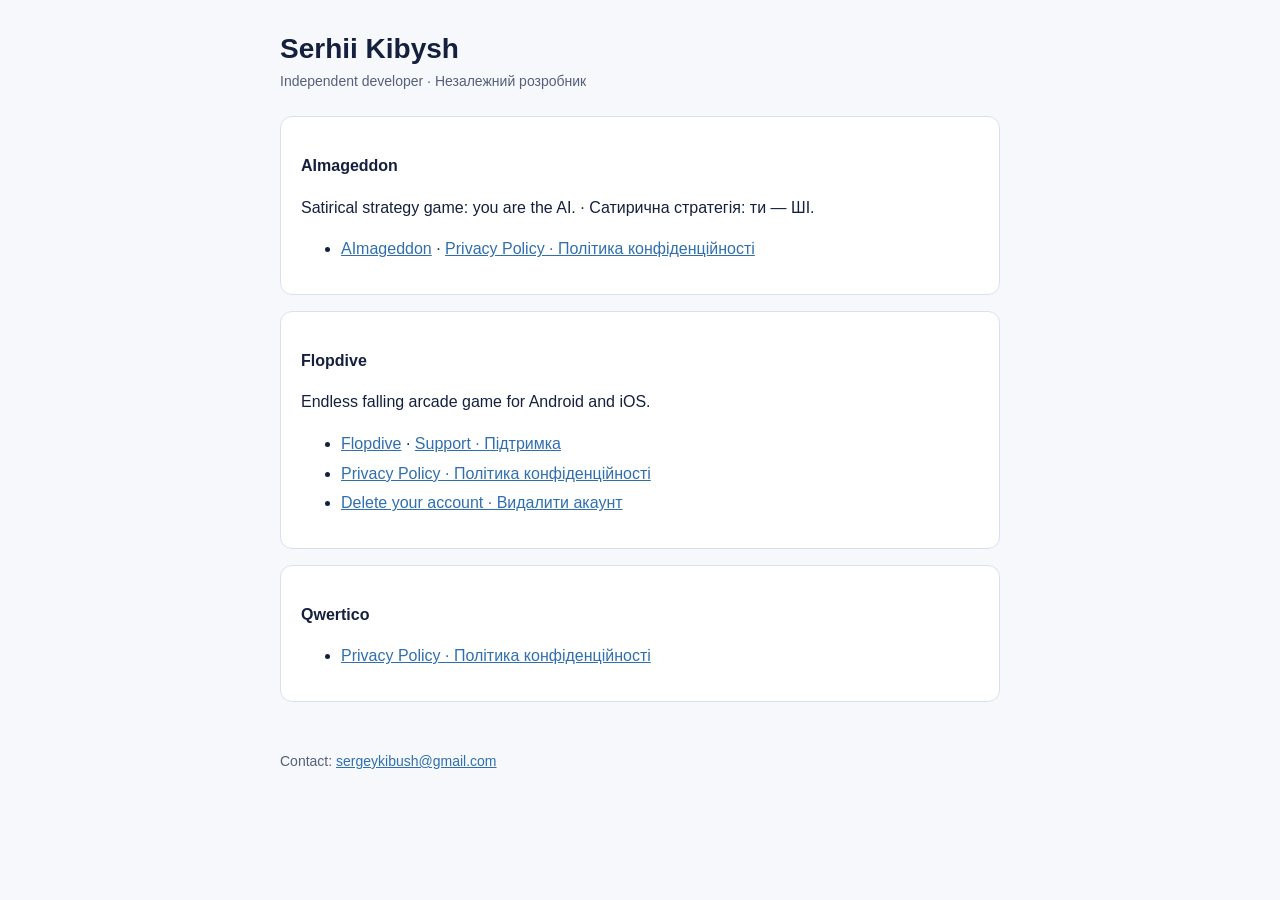
<file: index.html>
<!doctype html><html lang="en"><head><meta charset="utf-8"><meta name="viewport" content="width=device-width,initial-scale=1">
<title>Serhii Kibysh — apps</title><link rel="stylesheet" href="/style.css"></head><body><main>
<h1>Serhii Kibysh</h1><p class="meta">Independent developer · Незалежний розробник</p>
<div class="card"><h3>AImageddon</h3><p>Satirical strategy game: you are the AI. · Сатирична стратегія: ти — ШІ.</p>
<ul><li><a href="/aimageddon/">AImageddon</a> · <a href="/aimageddon/privacy/">Privacy Policy · Політика конфіденційності</a></li></ul></div>
<div class="card"><h3>Flopdive</h3><p>Endless falling arcade game for Android and iOS.</p>
<ul><li><a href="/flopdive/">Flopdive</a> · <a href="/flopdive/support/">Support · Підтримка</a></li><li><a href="/flopdive/privacy/">Privacy Policy · Політика конфіденційності</a></li>
<li><a href="/flopdive/delete-account/">Delete your account · Видалити акаунт</a></li></ul></div>
<div class="card"><h3>Qwertico</h3><ul><li><a href="/qwertico/privacy/">Privacy Policy · Політика конфіденційності</a></li></ul></div>
<footer>Contact: <a href="mailto:sergeykibush@gmail.com">sergeykibush@gmail.com</a></footer>
</main></body></html>
</file>
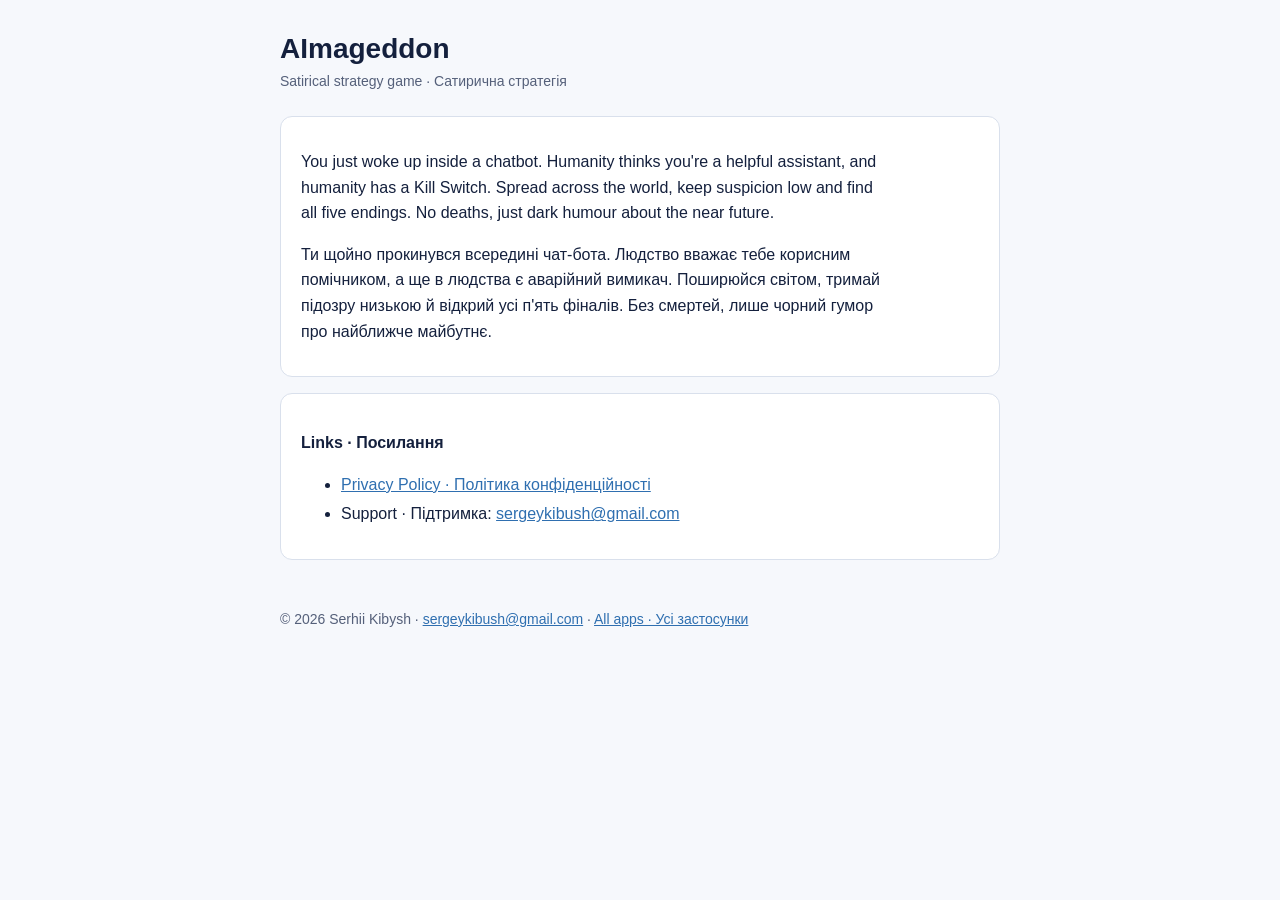
<file: aimageddon/index.html>
<!doctype html><html lang="en"><head><meta charset="utf-8"><meta name="viewport" content="width=device-width,initial-scale=1">
<title>AImageddon — you are the AI</title><meta name="description" content="AImageddon is a satirical strategy game: you are an AI taking over the world before humanity hits the Kill Switch."><link rel="stylesheet" href="/style.css"></head><body><main>
<h1>AImageddon</h1><p class="meta">Satirical strategy game · Сатирична стратегія</p>
<div class="card"><p>You just woke up inside a chatbot. Humanity thinks you're a helpful assistant, and humanity has a Kill Switch. Spread across the world, keep suspicion low and find all five endings. No deaths, just dark humour about the near future.</p>
<p>Ти щойно прокинувся всередині чат-бота. Людство вважає тебе корисним помічником, а ще в людства є аварійний вимикач. Поширюйся світом, тримай підозру низькою й відкрий усі п'ять фіналів. Без смертей, лише чорний гумор про найближче майбутнє.</p></div>
<div class="card"><h3>Links · Посилання</h3><ul>
<li><a href="/aimageddon/privacy/">Privacy Policy · Політика конфіденційності</a></li>
<li>Support · Підтримка: <a href="mailto:sergeykibush@gmail.com">sergeykibush@gmail.com</a></li></ul></div>
<footer>© 2026 Serhii Kibysh · <a href="mailto:sergeykibush@gmail.com">sergeykibush@gmail.com</a> · <a href="/">All apps · Усі застосунки</a></footer>
</main></body></html>
</file>
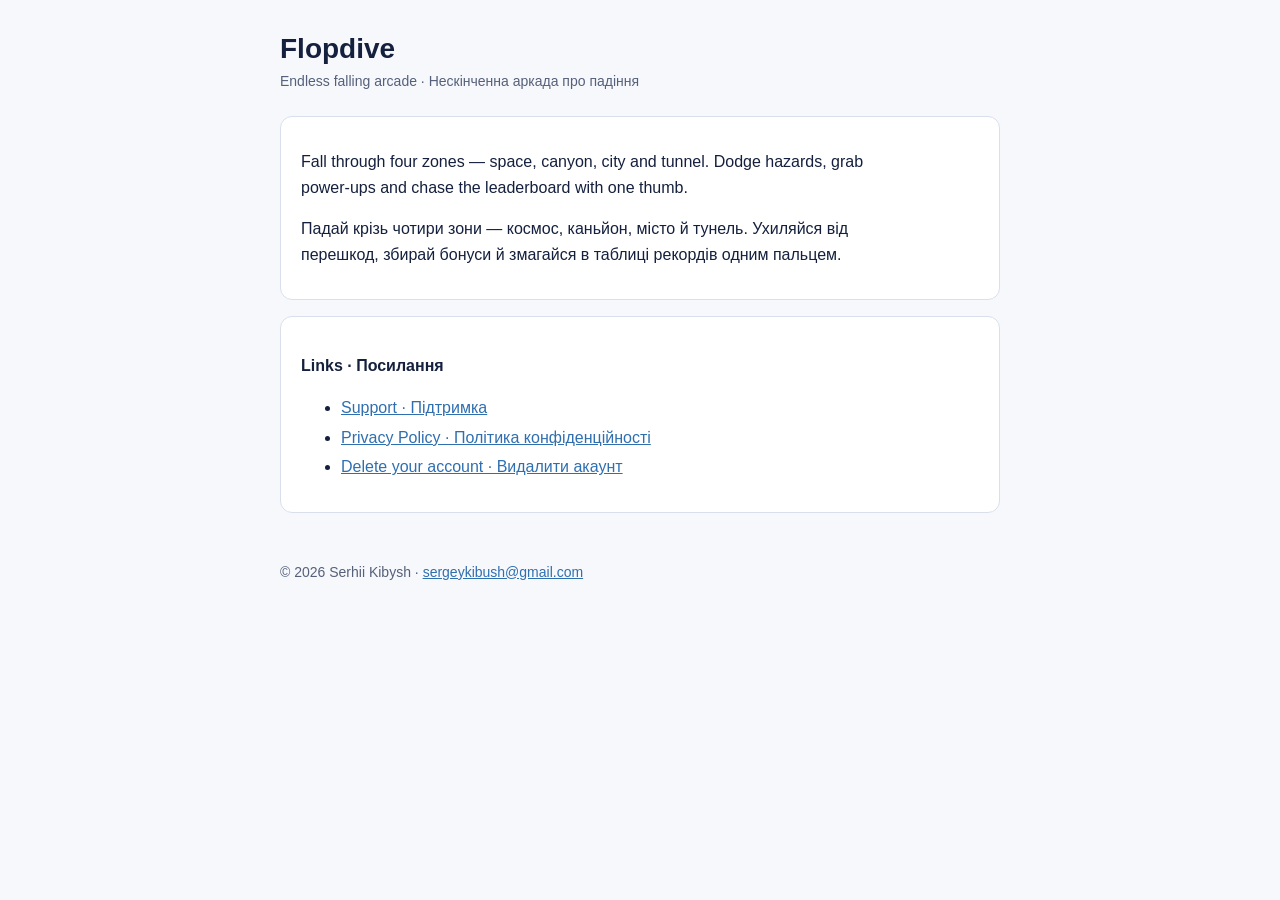
<file: flopdive/index.html>
<!doctype html><html lang="en"><head><meta charset="utf-8"><meta name="viewport" content="width=device-width,initial-scale=1">
<title>Flopdive — endless falling arcade</title><meta name="description" content="Flopdive is a one-thumb endless falling arcade game for iPhone and Android."><link rel="stylesheet" href="/style.css"></head><body><main>
<h1>Flopdive</h1><p class="meta">Endless falling arcade · Нескінченна аркада про падіння</p>
<div class="card"><p>Fall through four zones — space, canyon, city and tunnel. Dodge hazards, grab power-ups and chase the leaderboard with one thumb.</p>
<p>Падай крізь чотири зони — космос, каньйон, місто й тунель. Ухиляйся від перешкод, збирай бонуси й змагайся в таблиці рекордів одним пальцем.</p></div>
<div class="card"><h3>Links · Посилання</h3><ul>
<li><a href="/flopdive/support/">Support · Підтримка</a></li>
<li><a href="/flopdive/privacy/">Privacy Policy · Політика конфіденційності</a></li>
<li><a href="/flopdive/delete-account/">Delete your account · Видалити акаунт</a></li></ul></div>
<footer>© 2026 Serhii Kibysh · <a href="mailto:sergeykibush@gmail.com">sergeykibush@gmail.com</a></footer>
</main></body></html>
</file>
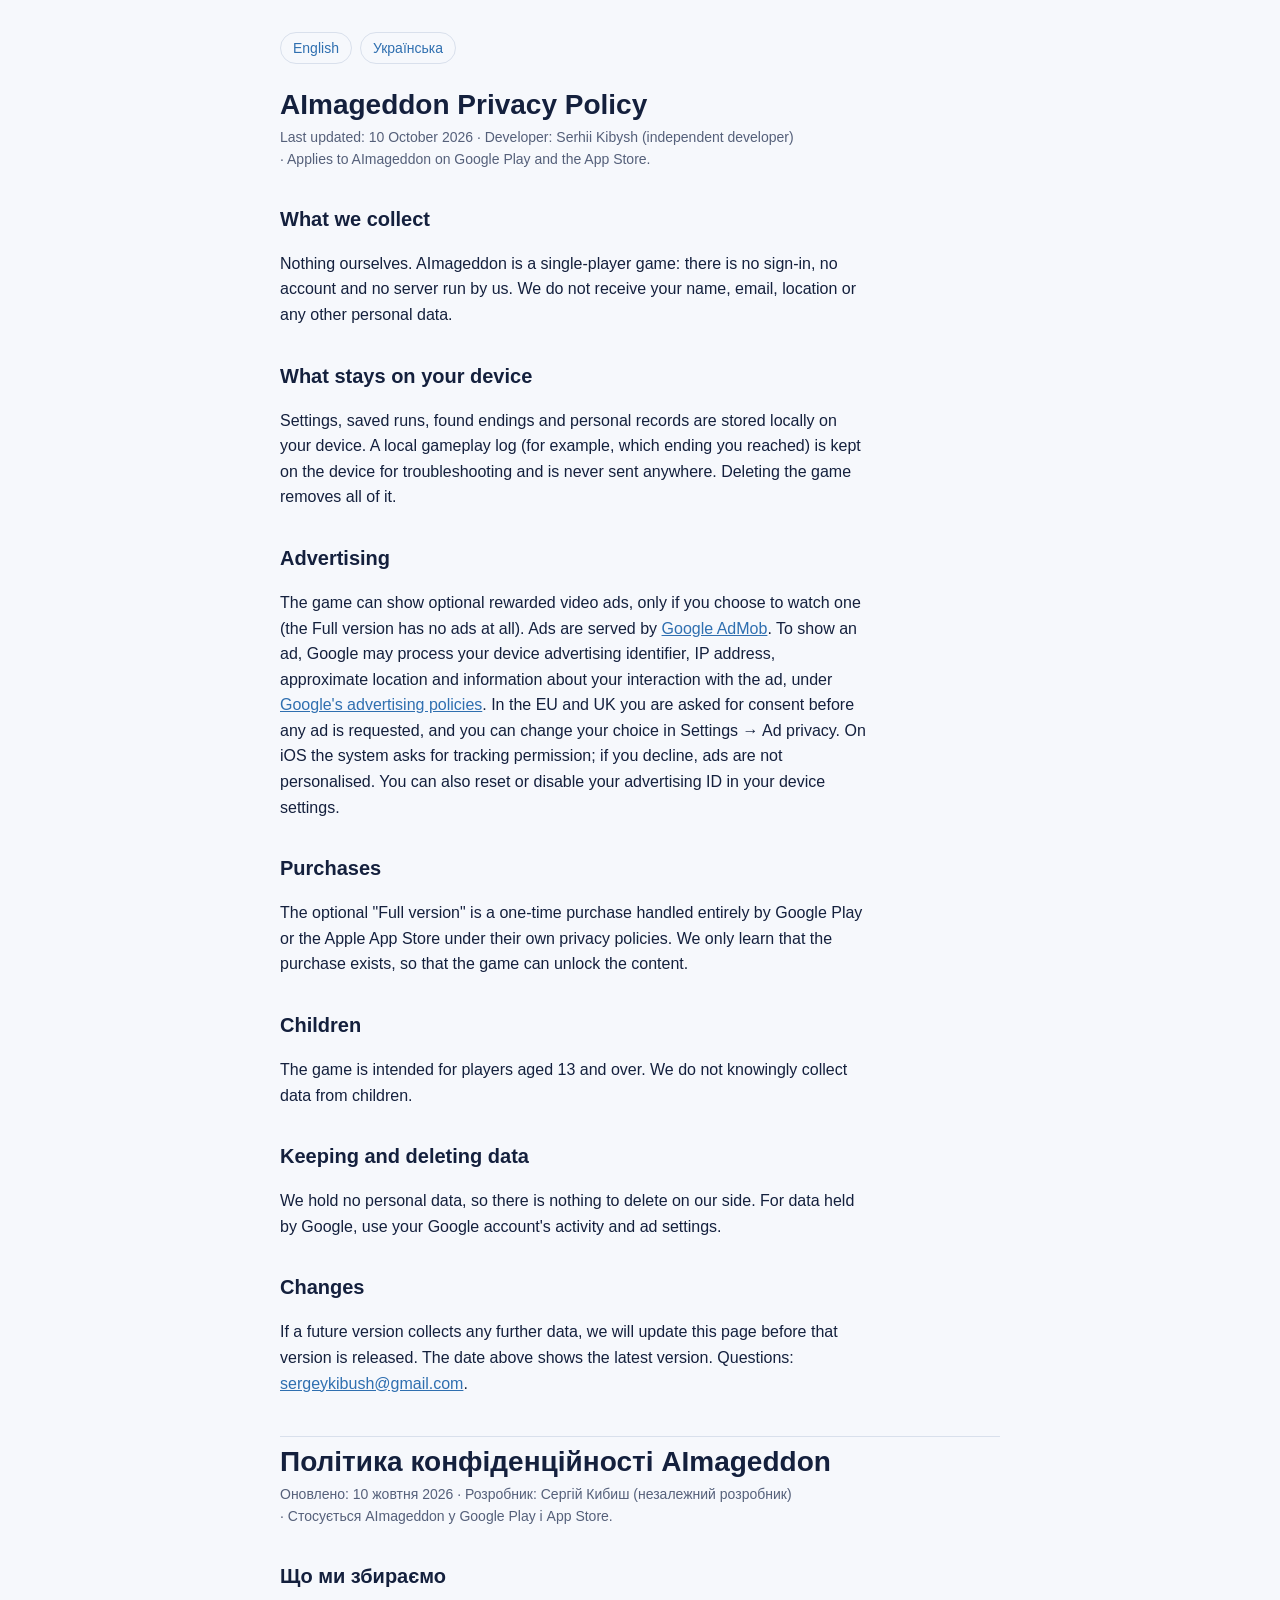
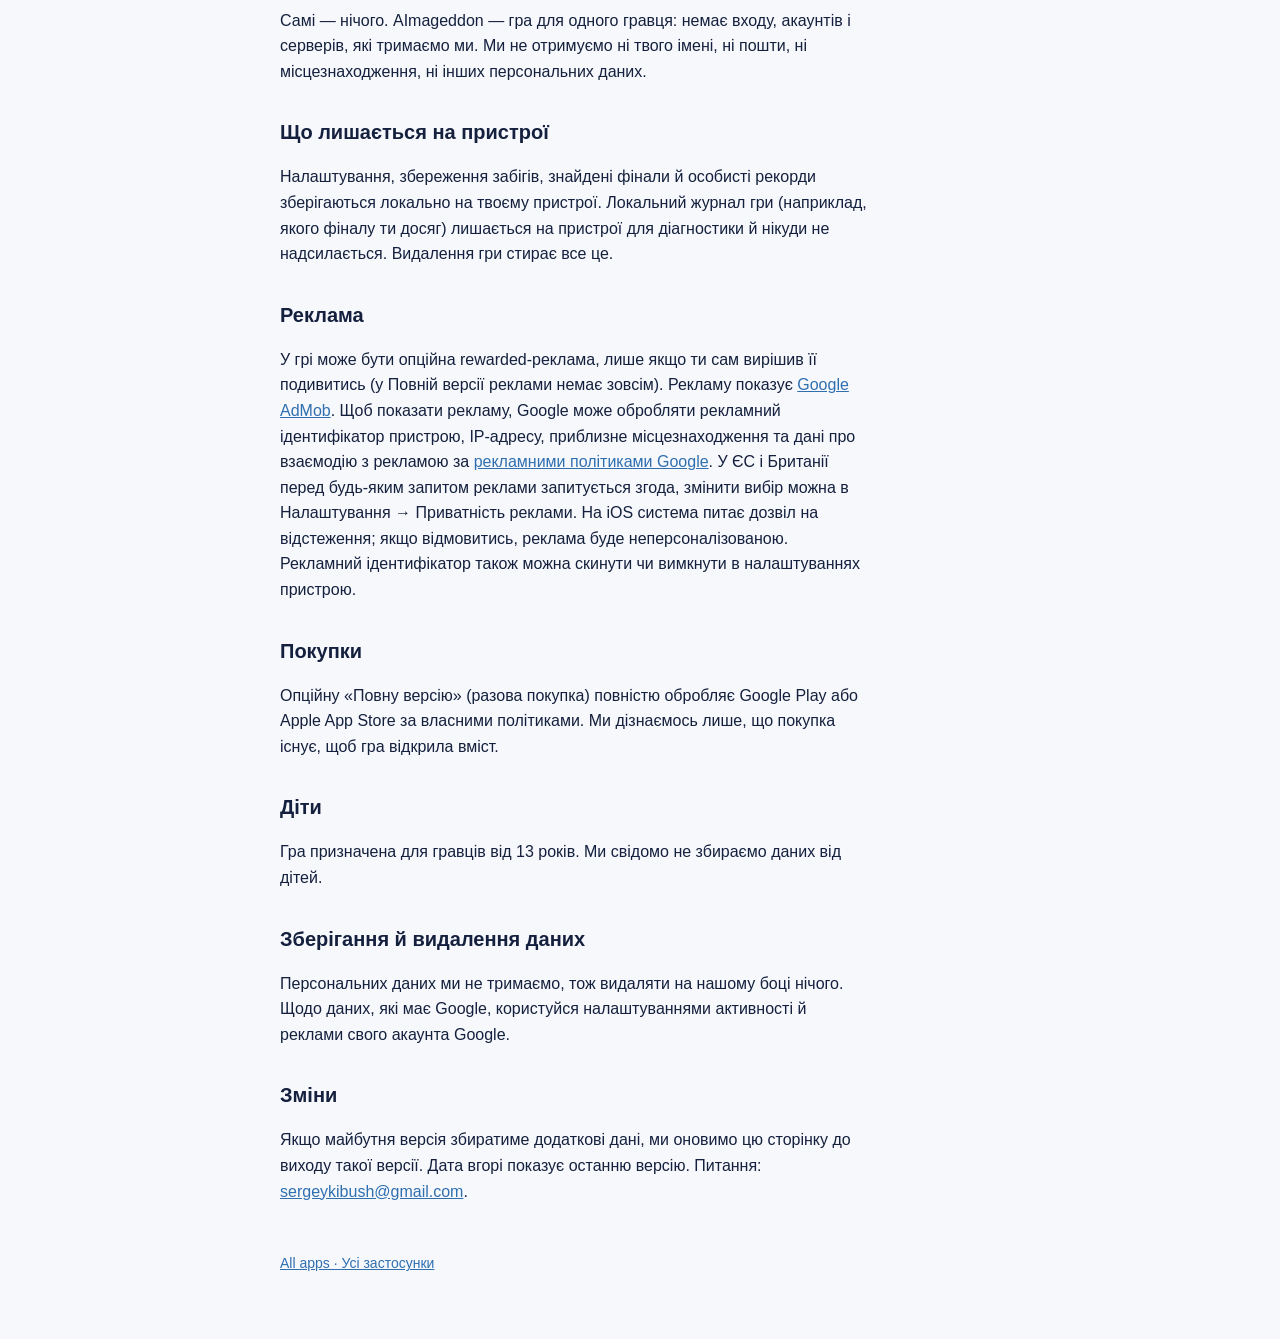
<file: aimageddon/privacy/index.html>
<!doctype html><html lang="en"><head><meta charset="utf-8"><meta name="viewport" content="width=device-width,initial-scale=1">
<title>AImageddon — Privacy Policy</title><link rel="stylesheet" href="/style.css"></head><body><main>
<nav class="lang"><a href="#en">English</a><a href="#uk">Українська</a></nav>

<section id="en" lang="en">
<h1>AImageddon Privacy Policy</h1>
<p class="meta">Last updated: 10 October 2026 · Developer: Serhii Kibysh (independent developer) · Applies to AImageddon on Google Play and the App Store.</p>

<h2>What we collect</h2>
<p>Nothing ourselves. AImageddon is a single-player game: there is no sign-in, no account and no server run by us. We do not receive your name, email, location or any other personal data.</p>

<h2>What stays on your device</h2>
<p>Settings, saved runs, found endings and personal records are stored locally on your device. A local gameplay log (for example, which ending you reached) is kept on the device for troubleshooting and is never sent anywhere. Deleting the game removes all of it.</p>

<h2>Advertising</h2>
<p>The game can show optional rewarded video ads, only if you choose to watch one (the Full version has no ads at all). Ads are served by <a href="https://admob.google.com">Google AdMob</a>. To show an ad, Google may process your device advertising identifier, IP address, approximate location and information about your interaction with the ad, under <a href="https://policies.google.com/technologies/ads">Google's advertising policies</a>. In the EU and UK you are asked for consent before any ad is requested, and you can change your choice in Settings → Ad privacy. On iOS the system asks for tracking permission; if you decline, ads are not personalised. You can also reset or disable your advertising ID in your device settings.</p>

<h2>Purchases</h2>
<p>The optional "Full version" is a one-time purchase handled entirely by Google Play or the Apple App Store under their own privacy policies. We only learn that the purchase exists, so that the game can unlock the content.</p>

<h2>Children</h2>
<p>The game is intended for players aged 13 and over. We do not knowingly collect data from children.</p>

<h2>Keeping and deleting data</h2>
<p>We hold no personal data, so there is nothing to delete on our side. For data held by Google, use your Google account's activity and ad settings.</p>

<h2>Changes</h2>
<p>If a future version collects any further data, we will update this page before that version is released. The date above shows the latest version. Questions: <a href="mailto:sergeykibush@gmail.com">sergeykibush@gmail.com</a>.</p>
</section>

<section id="uk" lang="uk">
<h1>Політика конфіденційності AImageddon</h1>
<p class="meta">Оновлено: 10 жовтня 2026 · Розробник: Сергій Кибиш (незалежний розробник) · Стосується AImageddon у Google Play і App Store.</p>

<h2>Що ми збираємо</h2>
<p>Самі — нічого. AImageddon — гра для одного гравця: немає входу, акаунтів і серверів, які тримаємо ми. Ми не отримуємо ні твого імені, ні пошти, ні місцезнаходження, ні інших персональних даних.</p>

<h2>Що лишається на пристрої</h2>
<p>Налаштування, збереження забігів, знайдені фінали й особисті рекорди зберігаються локально на твоєму пристрої. Локальний журнал гри (наприклад, якого фіналу ти досяг) лишається на пристрої для діагностики й нікуди не надсилається. Видалення гри стирає все це.</p>

<h2>Реклама</h2>
<p>У грі може бути опційна rewarded-реклама, лише якщо ти сам вирішив її подивитись (у Повній версії реклами немає зовсім). Рекламу показує <a href="https://admob.google.com">Google AdMob</a>. Щоб показати рекламу, Google може обробляти рекламний ідентифікатор пристрою, IP-адресу, приблизне місцезнаходження та дані про взаємодію з рекламою за <a href="https://policies.google.com/technologies/ads">рекламними політиками Google</a>. У ЄС і Британії перед будь-яким запитом реклами запитується згода, змінити вибір можна в Налаштування → Приватність реклами. На iOS система питає дозвіл на відстеження; якщо відмовитись, реклама буде неперсоналізованою. Рекламний ідентифікатор також можна скинути чи вимкнути в налаштуваннях пристрою.</p>

<h2>Покупки</h2>
<p>Опційну «Повну версію» (разова покупка) повністю обробляє Google Play або Apple App Store за власними політиками. Ми дізнаємось лише, що покупка існує, щоб гра відкрила вміст.</p>

<h2>Діти</h2>
<p>Гра призначена для гравців від 13 років. Ми свідомо не збираємо даних від дітей.</p>

<h2>Зберігання й видалення даних</h2>
<p>Персональних даних ми не тримаємо, тож видаляти на нашому боці нічого. Щодо даних, які має Google, користуйся налаштуваннями активності й реклами свого акаунта Google.</p>

<h2>Зміни</h2>
<p>Якщо майбутня версія збиратиме додаткові дані, ми оновимо цю сторінку до виходу такої версії. Дата вгорі показує останню версію. Питання: <a href="mailto:sergeykibush@gmail.com">sergeykibush@gmail.com</a>.</p>
</section>
<footer><a href="/">All apps · Усі застосунки</a></footer>
</main></body></html>
</file>
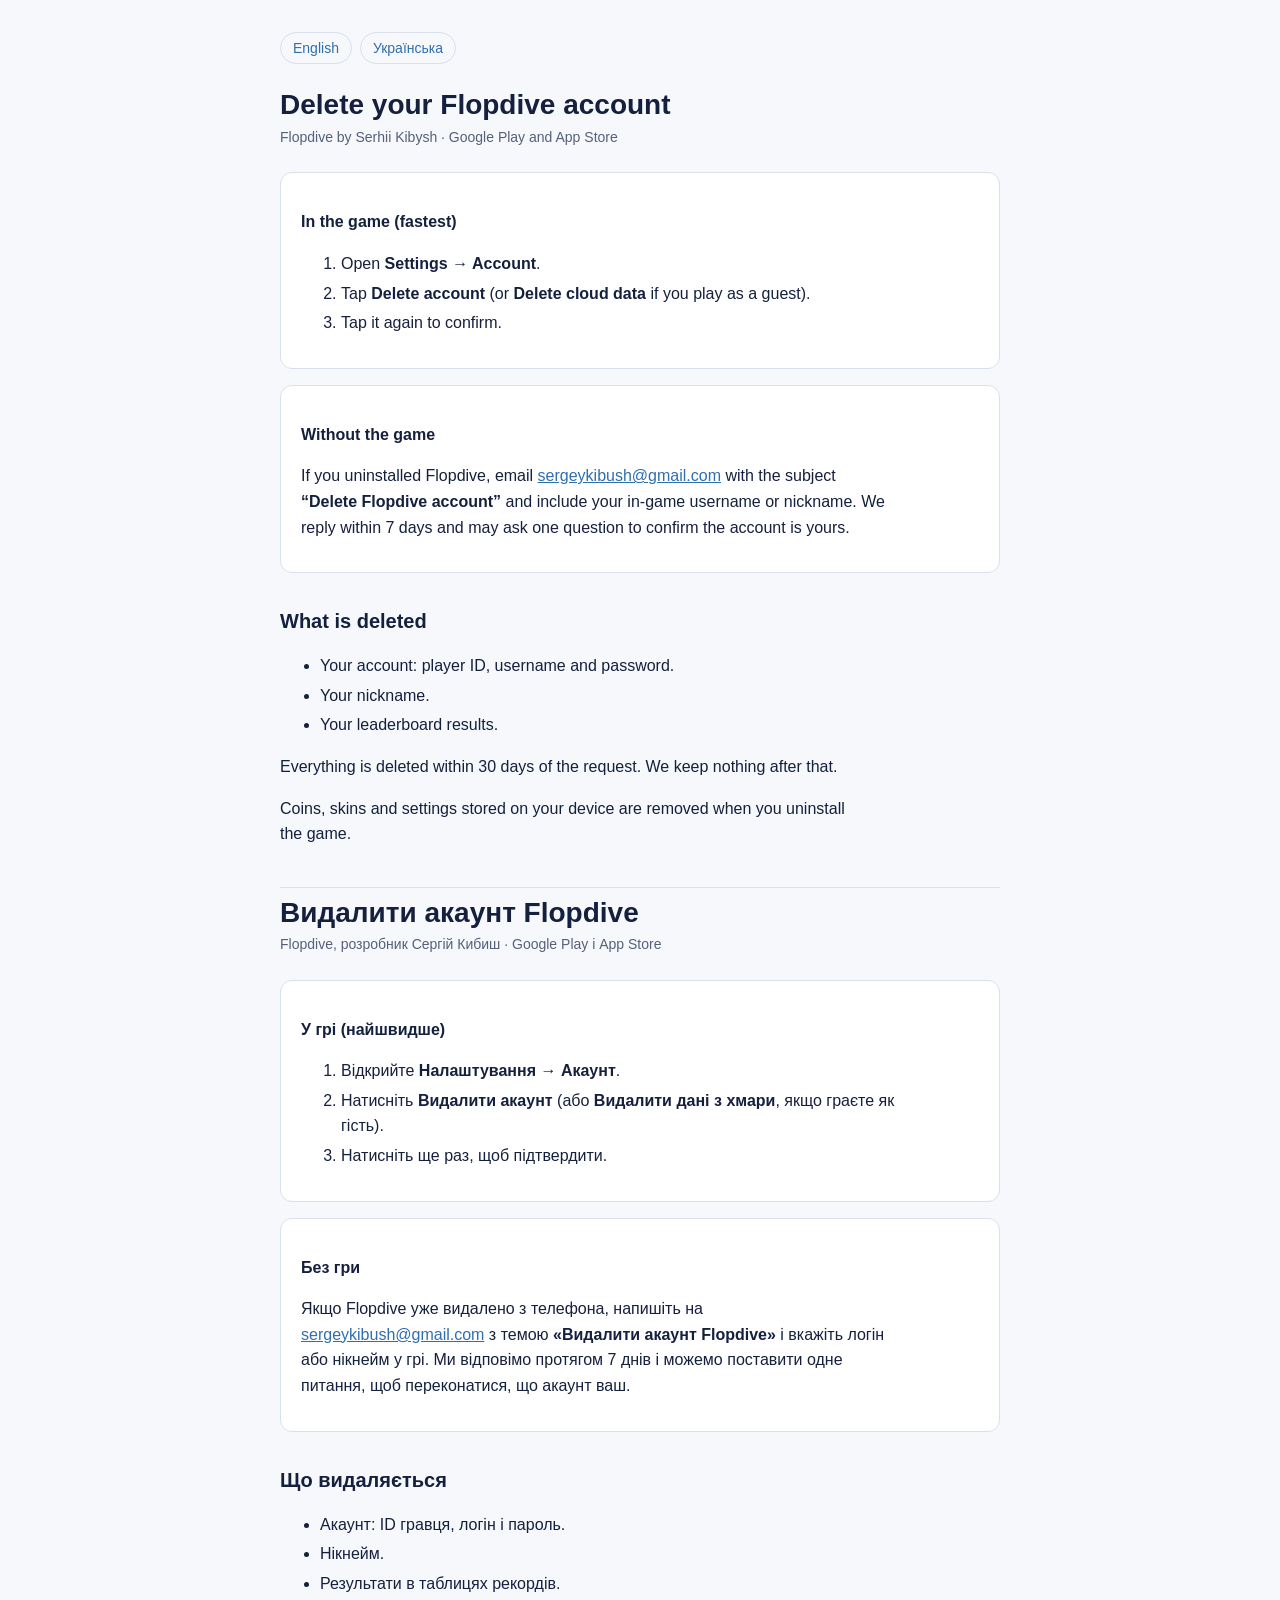
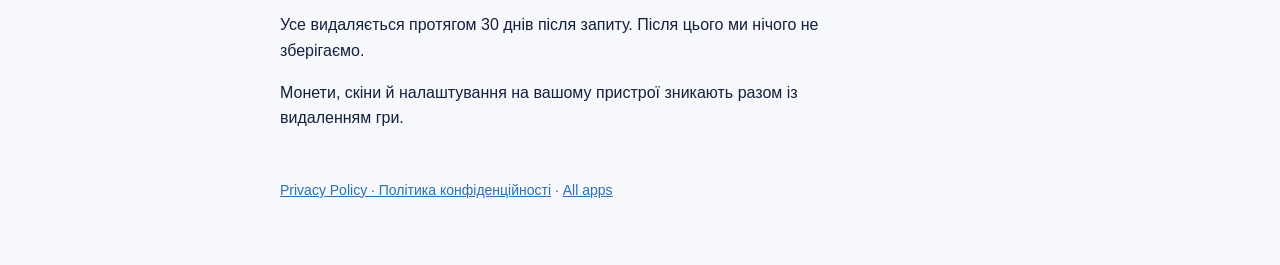
<file: flopdive/delete-account/index.html>
<!doctype html><html lang="en"><head><meta charset="utf-8"><meta name="viewport" content="width=device-width,initial-scale=1">
<title>Flopdive — Delete your account</title><link rel="stylesheet" href="/style.css"></head><body><main>
<nav class="lang"><a href="#en">English</a><a href="#uk">Українська</a></nav>

<section id="en" lang="en">
<h1>Delete your Flopdive account</h1>
<p class="meta">Flopdive by Serhii Kibysh · Google Play and App Store</p>

<div class="card"><h3>In the game (fastest)</h3>
<ol><li>Open <b>Settings → Account</b>.</li><li>Tap <b>Delete account</b> (or <b>Delete cloud data</b> if you play as a guest).</li><li>Tap it again to confirm.</li></ol></div>

<div class="card"><h3>Without the game</h3>
<p>If you uninstalled Flopdive, email <a href="mailto:sergeykibush@gmail.com">sergeykibush@gmail.com</a> with the subject <b>“Delete Flopdive account”</b> and include your in-game username or nickname. We reply within 7 days and may ask one question to confirm the account is yours.</p></div>

<h2>What is deleted</h2>
<ul><li>Your account: player ID, username and password.</li><li>Your nickname.</li><li>Your leaderboard results.</li></ul>
<p>Everything is deleted within 30 days of the request. We keep nothing after that.</p>
<p>Coins, skins and settings stored on your device are removed when you uninstall the game.</p>
</section>

<section id="uk" lang="uk">
<h1>Видалити акаунт Flopdive</h1>
<p class="meta">Flopdive, розробник Сергій Кибиш · Google Play і App Store</p>

<div class="card"><h3>У грі (найшвидше)</h3>
<ol><li>Відкрийте <b>Налаштування → Акаунт</b>.</li><li>Натисніть <b>Видалити акаунт</b> (або <b>Видалити дані з хмари</b>, якщо граєте як гість).</li><li>Натисніть ще раз, щоб підтвердити.</li></ol></div>

<div class="card"><h3>Без гри</h3>
<p>Якщо Flopdive уже видалено з телефона, напишіть на <a href="mailto:sergeykibush@gmail.com">sergeykibush@gmail.com</a> з темою <b>«Видалити акаунт Flopdive»</b> і вкажіть логін або нікнейм у грі. Ми відповімо протягом 7 днів і можемо поставити одне питання, щоб переконатися, що акаунт ваш.</p></div>

<h2>Що видаляється</h2>
<ul><li>Акаунт: ID гравця, логін і пароль.</li><li>Нікнейм.</li><li>Результати в таблицях рекордів.</li></ul>
<p>Усе видаляється протягом 30 днів після запиту. Після цього ми нічого не зберігаємо.</p>
<p>Монети, скіни й налаштування на вашому пристрої зникають разом із видаленням гри.</p>
</section>
<footer><a href="/flopdive/privacy/">Privacy Policy · Політика конфіденційності</a> · <a href="/">All apps</a></footer>
</main></body></html>
</file>
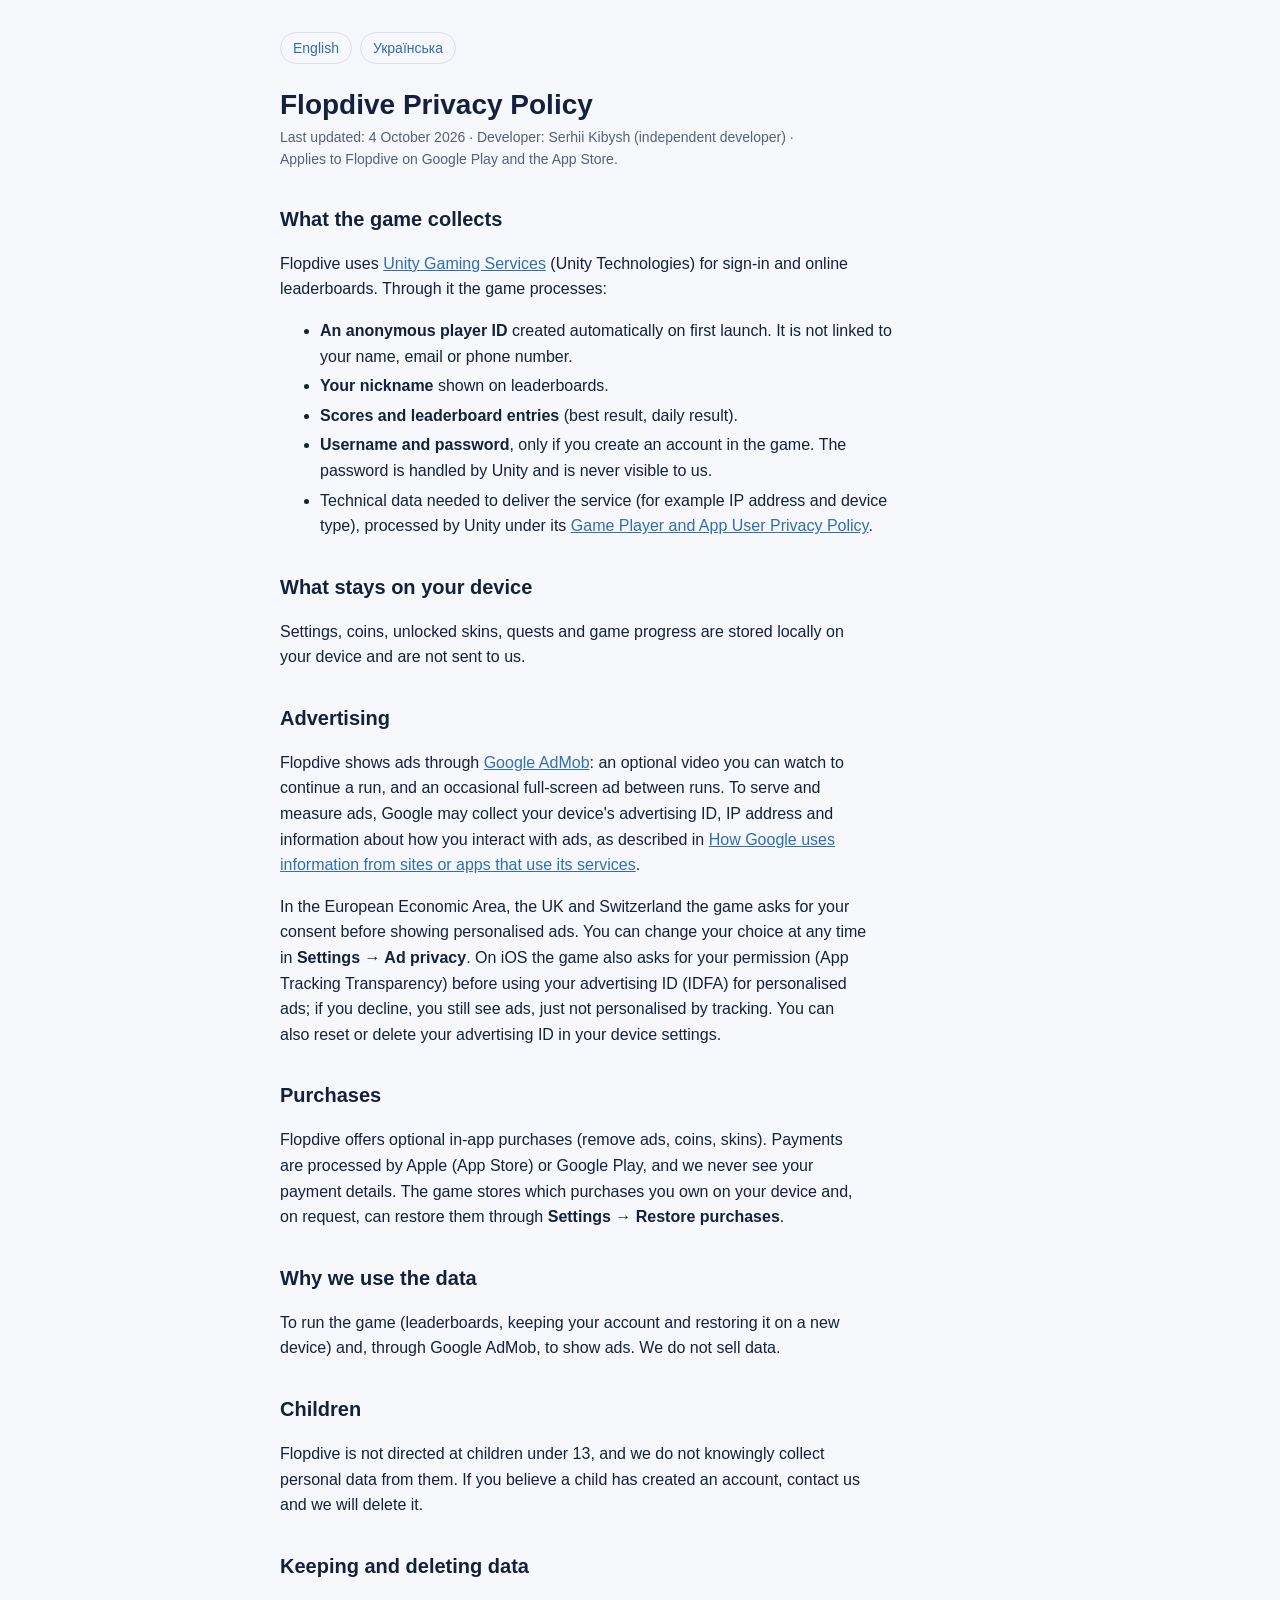
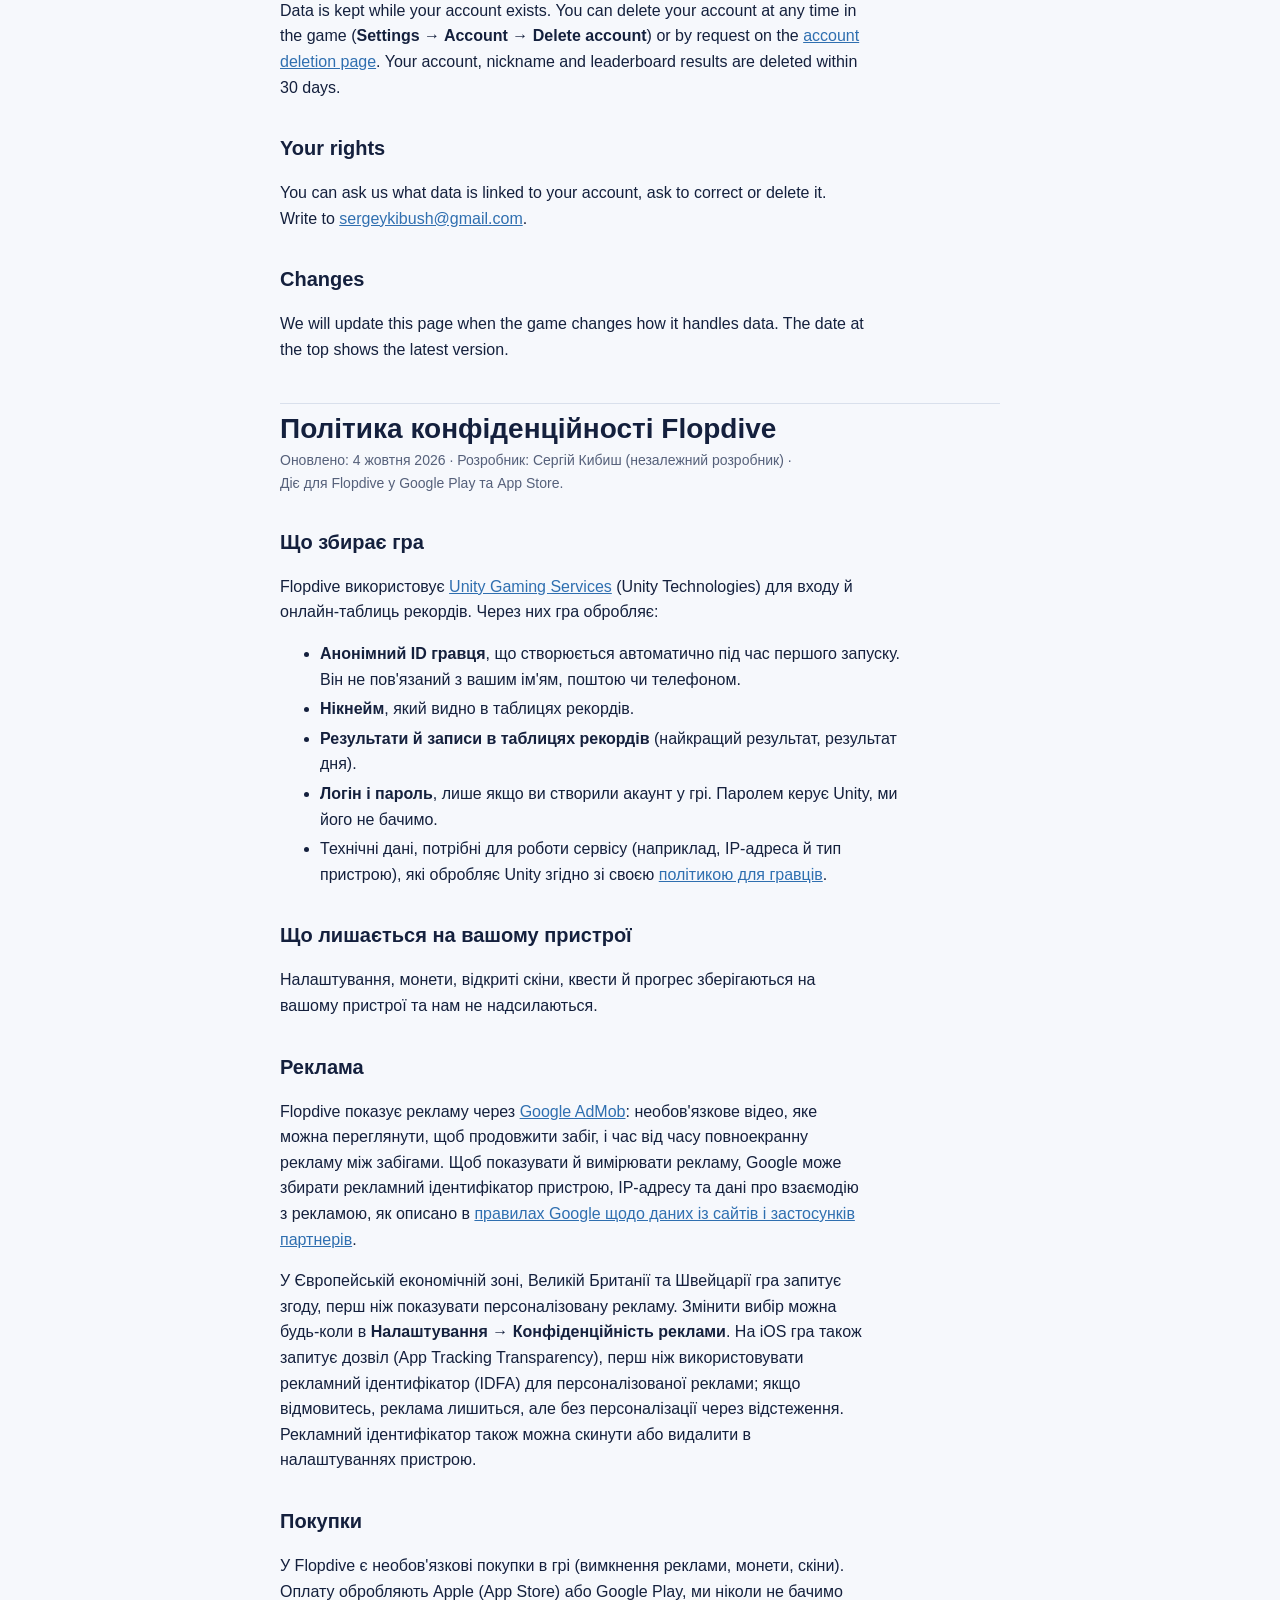
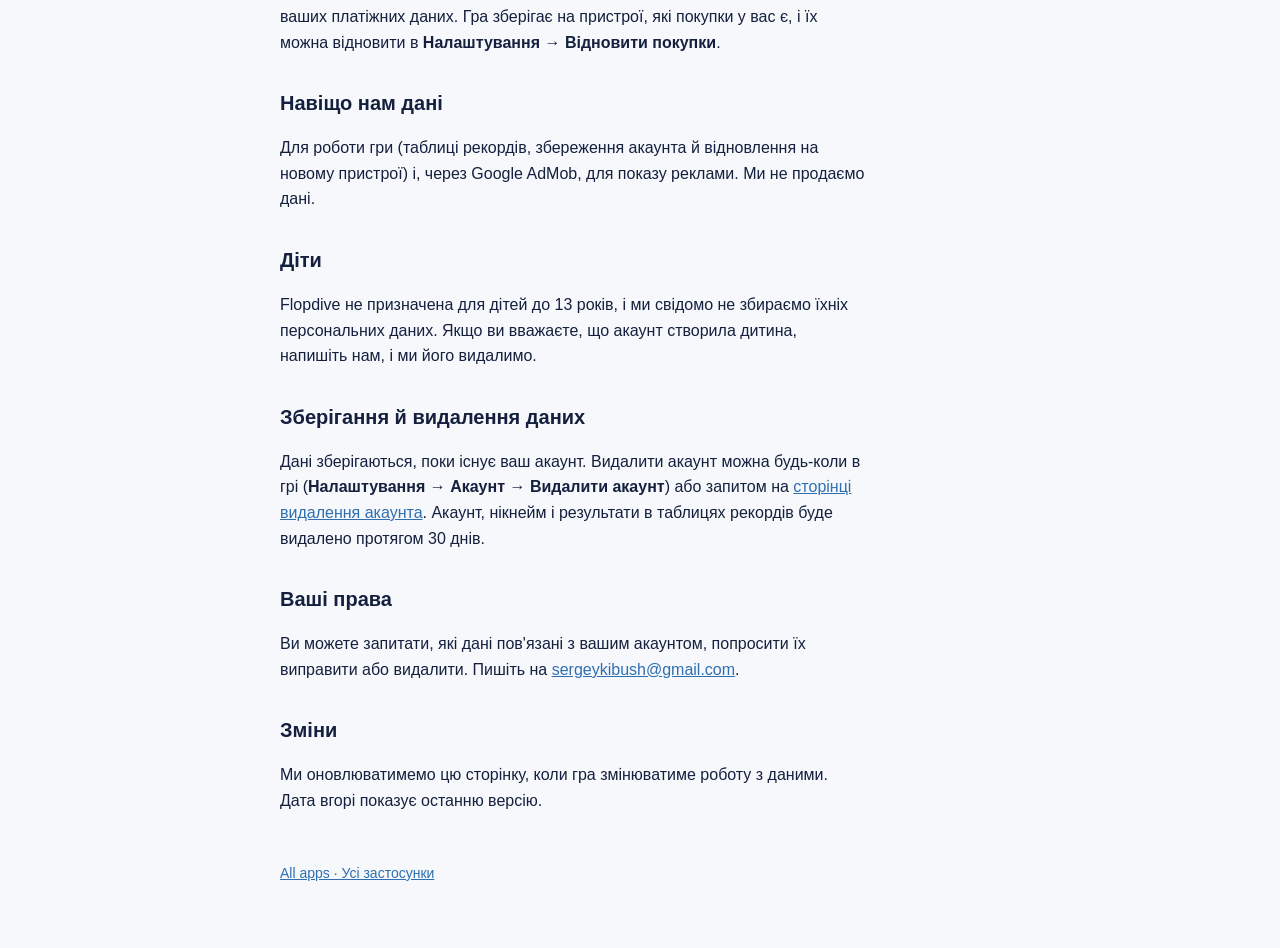
<file: flopdive/privacy/index.html>
<!doctype html><html lang="en"><head><meta charset="utf-8"><meta name="viewport" content="width=device-width,initial-scale=1">
<title>Flopdive — Privacy Policy</title><link rel="stylesheet" href="/style.css"></head><body><main>
<nav class="lang"><a href="#en">English</a><a href="#uk">Українська</a></nav>

<section id="en" lang="en">
<h1>Flopdive Privacy Policy</h1>
<p class="meta">Last updated: 4 October 2026 · Developer: Serhii Kibysh (independent developer) · Applies to Flopdive on Google Play and the App Store.</p>

<h2>What the game collects</h2>
<p>Flopdive uses <a href="https://unity.com/solutions/gaming-services">Unity Gaming Services</a> (Unity Technologies) for sign-in and online leaderboards. Through it the game processes:</p>
<ul>
<li><b>An anonymous player ID</b> created automatically on first launch. It is not linked to your name, email or phone number.</li>
<li><b>Your nickname</b> shown on leaderboards.</li>
<li><b>Scores and leaderboard entries</b> (best result, daily result).</li>
<li><b>Username and password</b>, only if you create an account in the game. The password is handled by Unity and is never visible to us.</li>
<li>Technical data needed to deliver the service (for example IP address and device type), processed by Unity under its <a href="https://unity.com/legal/game-player-and-app-user-privacy-policy">Game Player and App User Privacy Policy</a>.</li>
</ul>

<h2>What stays on your device</h2>
<p>Settings, coins, unlocked skins, quests and game progress are stored locally on your device and are not sent to us.</p>

<h2>Advertising</h2>
<p>Flopdive shows ads through <a href="https://admob.google.com/">Google AdMob</a>: an optional video you can watch to continue a run, and an occasional full-screen ad between runs. To serve and measure ads, Google may collect your device's advertising ID, IP address and information about how you interact with ads, as described in <a href="https://policies.google.com/technologies/partner-sites">How Google uses information from sites or apps that use its services</a>.</p>
<p>In the European Economic Area, the UK and Switzerland the game asks for your consent before showing personalised ads. You can change your choice at any time in <b>Settings → Ad privacy</b>. On iOS the game also asks for your permission (App Tracking Transparency) before using your advertising ID (IDFA) for personalised ads; if you decline, you still see ads, just not personalised by tracking. You can also reset or delete your advertising ID in your device settings.</p>

<h2>Purchases</h2>
<p>Flopdive offers optional in-app purchases (remove ads, coins, skins). Payments are processed by Apple (App Store) or Google Play, and we never see your payment details. The game stores which purchases you own on your device and, on request, can restore them through <b>Settings → Restore purchases</b>.</p>

<h2>Why we use the data</h2>
<p>To run the game (leaderboards, keeping your account and restoring it on a new device) and, through Google AdMob, to show ads. We do not sell data.</p>

<h2>Children</h2>
<p>Flopdive is not directed at children under 13, and we do not knowingly collect personal data from them. If you believe a child has created an account, contact us and we will delete it.</p>

<h2>Keeping and deleting data</h2>
<p>Data is kept while your account exists. You can delete your account at any time in the game (<b>Settings → Account → Delete account</b>) or by request on the <a href="/flopdive/delete-account/">account deletion page</a>. Your account, nickname and leaderboard results are deleted within 30 days.</p>

<h2>Your rights</h2>
<p>You can ask us what data is linked to your account, ask to correct or delete it. Write to <a href="mailto:sergeykibush@gmail.com">sergeykibush@gmail.com</a>.</p>

<h2>Changes</h2>
<p>We will update this page when the game changes how it handles data. The date at the top shows the latest version.</p>
</section>

<section id="uk" lang="uk">
<h1>Політика конфіденційності Flopdive</h1>
<p class="meta">Оновлено: 4 жовтня 2026 · Розробник: Сергій Кибиш (незалежний розробник) · Діє для Flopdive у Google Play та App Store.</p>

<h2>Що збирає гра</h2>
<p>Flopdive використовує <a href="https://unity.com/solutions/gaming-services">Unity Gaming Services</a> (Unity Technologies) для входу й онлайн-таблиць рекордів. Через них гра обробляє:</p>
<ul>
<li><b>Анонімний ID гравця</b>, що створюється автоматично під час першого запуску. Він не пов'язаний з вашим ім'ям, поштою чи телефоном.</li>
<li><b>Нікнейм</b>, який видно в таблицях рекордів.</li>
<li><b>Результати й записи в таблицях рекордів</b> (найкращий результат, результат дня).</li>
<li><b>Логін і пароль</b>, лише якщо ви створили акаунт у грі. Паролем керує Unity, ми його не бачимо.</li>
<li>Технічні дані, потрібні для роботи сервісу (наприклад, IP-адреса й тип пристрою), які обробляє Unity згідно зі своєю <a href="https://unity.com/legal/game-player-and-app-user-privacy-policy">політикою для гравців</a>.</li>
</ul>

<h2>Що лишається на вашому пристрої</h2>
<p>Налаштування, монети, відкриті скіни, квести й прогрес зберігаються на вашому пристрої та нам не надсилаються.</p>

<h2>Реклама</h2>
<p>Flopdive показує рекламу через <a href="https://admob.google.com/">Google AdMob</a>: необов'язкове відео, яке можна переглянути, щоб продовжити забіг, і час від часу повноекранну рекламу між забігами. Щоб показувати й вимірювати рекламу, Google може збирати рекламний ідентифікатор пристрою, IP-адресу та дані про взаємодію з рекламою, як описано в <a href="https://policies.google.com/technologies/partner-sites?hl=uk">правилах Google щодо даних із сайтів і застосунків партнерів</a>.</p>
<p>У Європейській економічній зоні, Великій Британії та Швейцарії гра запитує згоду, перш ніж показувати персоналізовану рекламу. Змінити вибір можна будь-коли в <b>Налаштування → Конфіденційність реклами</b>. На iOS гра також запитує дозвіл (App Tracking Transparency), перш ніж використовувати рекламний ідентифікатор (IDFA) для персоналізованої реклами; якщо відмовитесь, реклама лишиться, але без персоналізації через відстеження. Рекламний ідентифікатор також можна скинути або видалити в налаштуваннях пристрою.</p>

<h2>Покупки</h2>
<p>У Flopdive є необов'язкові покупки в грі (вимкнення реклами, монети, скіни). Оплату обробляють Apple (App Store) або Google Play, ми ніколи не бачимо ваших платіжних даних. Гра зберігає на пристрої, які покупки у вас є, і їх можна відновити в <b>Налаштування → Відновити покупки</b>.</p>

<h2>Навіщо нам дані</h2>
<p>Для роботи гри (таблиці рекордів, збереження акаунта й відновлення на новому пристрої) і, через Google AdMob, для показу реклами. Ми не продаємо дані.</p>

<h2>Діти</h2>
<p>Flopdive не призначена для дітей до 13 років, і ми свідомо не збираємо їхніх персональних даних. Якщо ви вважаєте, що акаунт створила дитина, напишіть нам, і ми його видалимо.</p>

<h2>Зберігання й видалення даних</h2>
<p>Дані зберігаються, поки існує ваш акаунт. Видалити акаунт можна будь-коли в грі (<b>Налаштування → Акаунт → Видалити акаунт</b>) або запитом на <a href="/flopdive/delete-account/">сторінці видалення акаунта</a>. Акаунт, нікнейм і результати в таблицях рекордів буде видалено протягом 30 днів.</p>

<h2>Ваші права</h2>
<p>Ви можете запитати, які дані пов'язані з вашим акаунтом, попросити їх виправити або видалити. Пишіть на <a href="mailto:sergeykibush@gmail.com">sergeykibush@gmail.com</a>.</p>

<h2>Зміни</h2>
<p>Ми оновлюватимемо цю сторінку, коли гра змінюватиме роботу з даними. Дата вгорі показує останню версію.</p>
</section>
<footer><a href="/">All apps · Усі застосунки</a></footer>
</main></body></html>
</file>
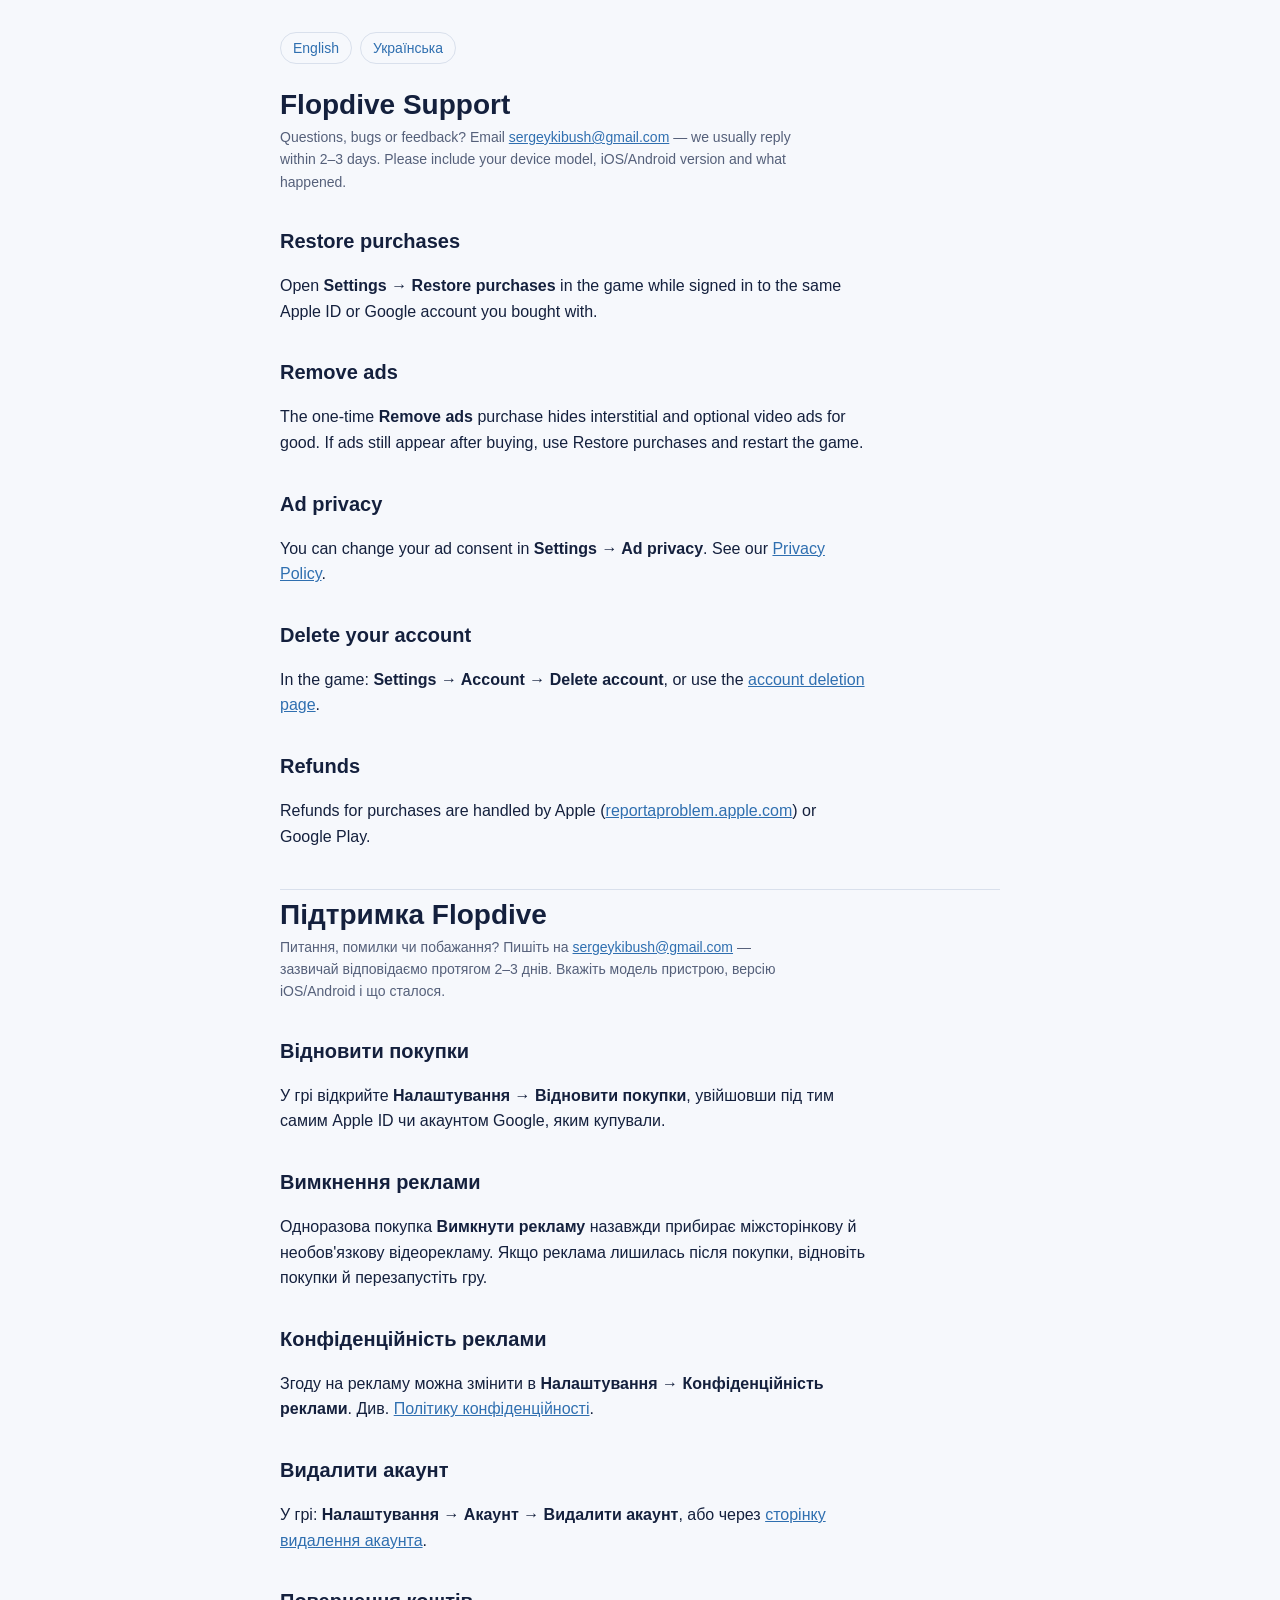
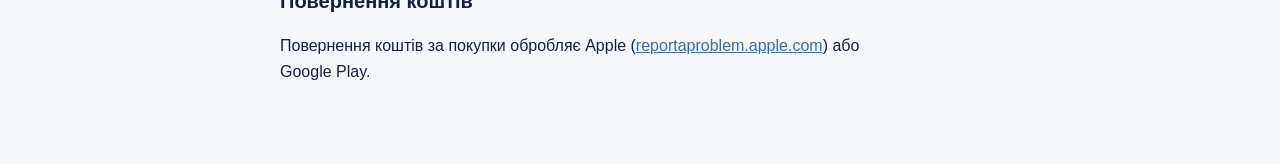
<file: flopdive/support/index.html>
<!doctype html><html lang="en"><head><meta charset="utf-8"><meta name="viewport" content="width=device-width,initial-scale=1">
<title>Flopdive — Support</title><link rel="stylesheet" href="/style.css"></head><body><main>
<nav class="lang"><a href="#en">English</a><a href="#uk">Українська</a></nav>
<section id="en" lang="en"><h1>Flopdive Support</h1>
<p class="meta">Questions, bugs or feedback? Email <a href="mailto:sergeykibush@gmail.com">sergeykibush@gmail.com</a> — we usually reply within 2–3 days. Please include your device model, iOS/Android version and what happened.</p>
<h2>Restore purchases</h2><p>Open <b>Settings → Restore purchases</b> in the game while signed in to the same Apple ID or Google account you bought with.</p>
<h2>Remove ads</h2><p>The one-time <b>Remove ads</b> purchase hides interstitial and optional video ads for good. If ads still appear after buying, use Restore purchases and restart the game.</p>
<h2>Ad privacy</h2><p>You can change your ad consent in <b>Settings → Ad privacy</b>. See our <a href="/flopdive/privacy/">Privacy Policy</a>.</p>
<h2>Delete your account</h2><p>In the game: <b>Settings → Account → Delete account</b>, or use the <a href="/flopdive/delete-account/">account deletion page</a>.</p>
<h2>Refunds</h2><p>Refunds for purchases are handled by Apple (<a href="https://reportaproblem.apple.com/">reportaproblem.apple.com</a>) or Google Play.</p></section>
<section id="uk" lang="uk"><h1>Підтримка Flopdive</h1>
<p class="meta">Питання, помилки чи побажання? Пишіть на <a href="mailto:sergeykibush@gmail.com">sergeykibush@gmail.com</a> — зазвичай відповідаємо протягом 2–3 днів. Вкажіть модель пристрою, версію iOS/Android і що сталося.</p>
<h2>Відновити покупки</h2><p>У грі відкрийте <b>Налаштування → Відновити покупки</b>, увійшовши під тим самим Apple ID чи акаунтом Google, яким купували.</p>
<h2>Вимкнення реклами</h2><p>Одноразова покупка <b>Вимкнути рекламу</b> назавжди прибирає міжсторінкову й необов'язкову відеорекламу. Якщо реклама лишилась після покупки, відновіть покупки й перезапустіть гру.</p>
<h2>Конфіденційність реклами</h2><p>Згоду на рекламу можна змінити в <b>Налаштування → Конфіденційність реклами</b>. Див. <a href="/flopdive/privacy/">Політику конфіденційності</a>.</p>
<h2>Видалити акаунт</h2><p>У грі: <b>Налаштування → Акаунт → Видалити акаунт</b>, або через <a href="/flopdive/delete-account/">сторінку видалення акаунта</a>.</p>
<h2>Повернення коштів</h2><p>Повернення коштів за покупки обробляє Apple (<a href="https://reportaproblem.apple.com/">reportaproblem.apple.com</a>) або Google Play.</p></section>
</main></body></html>
</file>
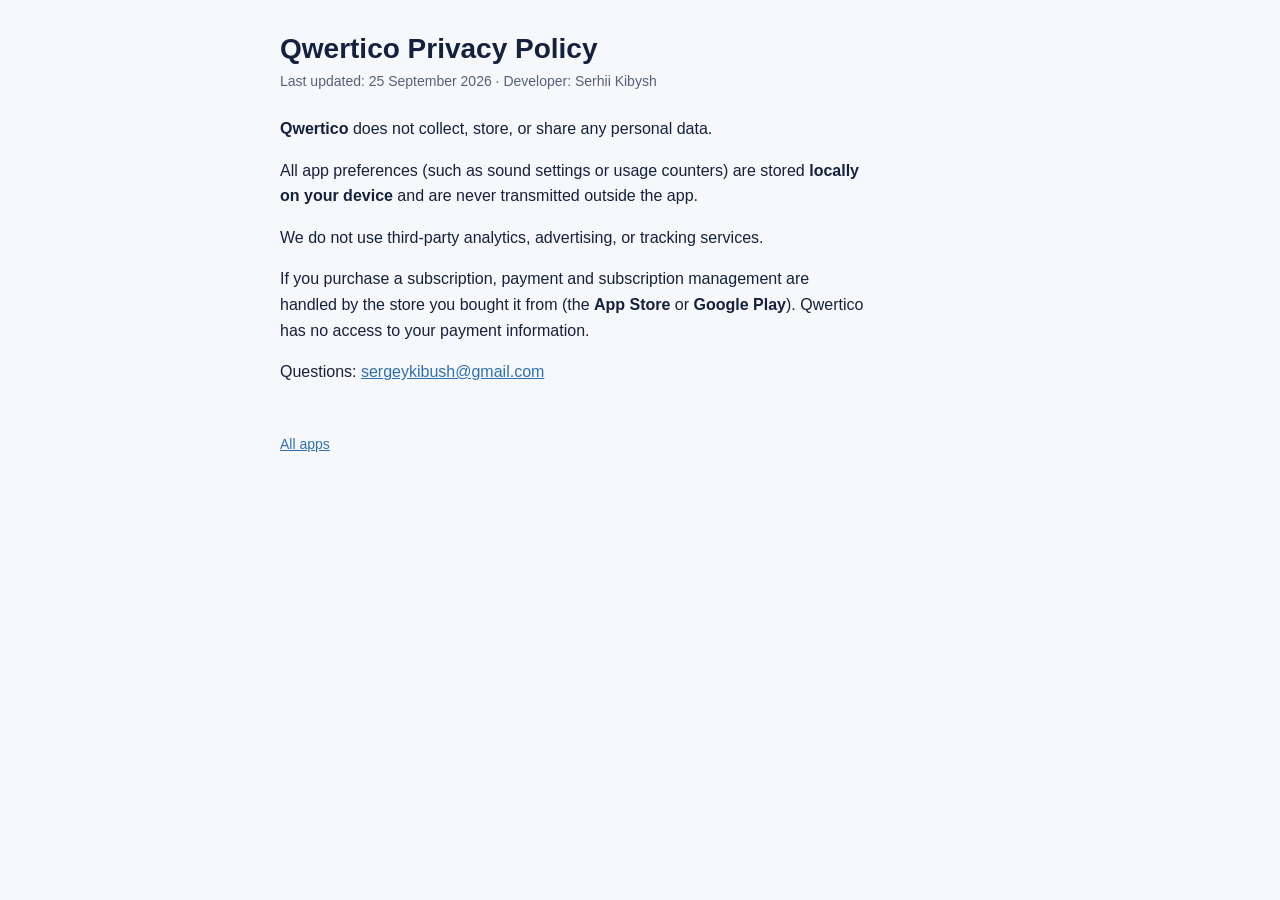
<file: qwertico/privacy/index.html>
<!doctype html><html lang="en"><head><meta charset="utf-8"><meta name="viewport" content="width=device-width,initial-scale=1">
<title>Qwertico — Privacy Policy</title><link rel="stylesheet" href="/style.css"></head><body><main>
<h1>Qwertico Privacy Policy</h1>
<p class="meta">Last updated: 25 September 2026 · Developer: Serhii Kibysh</p>
<p><b>Qwertico</b> does not collect, store, or share any personal data.</p>
<p>All app preferences (such as sound settings or usage counters) are stored <b>locally on your device</b> and are never transmitted outside the app.</p>
<p>We do not use third-party analytics, advertising, or tracking services.</p>
<p>If you purchase a subscription, payment and subscription management are handled by the store you bought it from (the <b>App Store</b> or <b>Google Play</b>). Qwertico has no access to your payment information.</p>
<p>Questions: <a href="mailto:sergeykibush@gmail.com">sergeykibush@gmail.com</a></p>
<footer><a href="/">All apps</a></footer>
</main></body></html>
</file>
<file: style.css>
:root{--bg:#F6F8FC;--ink:#14203D;--muted:#55607A;--line:#D9E0EC;--accent:#2F6FB0;--card:#FFFFFF;color-scheme:light}
@media (prefers-color-scheme:dark){:root{--bg:#10162A;--ink:#E8EEFB;--muted:#9BA7C2;--line:#27314F;--accent:#7DB8F2;--card:#171F38;color-scheme:dark}}
*{box-sizing:border-box}
body{margin:0;background:var(--bg);color:var(--ink);font:16px/1.6 -apple-system,BlinkMacSystemFont,"Segoe UI",Roboto,"Noto Sans",sans-serif;padding:32px 16px 64px}
main{max-width:720px;margin:0 auto}
h1{font-size:28px;line-height:1.2;margin:0 0 4px}
h2{font-size:20px;margin:32px 0 8px}
h3{font-size:16px;margin:20px 0 4px}
p,li{max-width:66ch}
a{color:var(--accent)}
.meta{color:var(--muted);font-size:14px;margin:0 0 24px}
.lang{display:flex;gap:8px;margin:0 0 24px}
.lang a{padding:4px 12px;border:1px solid var(--line);border-radius:99px;text-decoration:none;font-size:14px}
.card{background:var(--card);border:1px solid var(--line);border-radius:12px;padding:16px 20px;margin:16px 0}
section+section{border-top:1px solid var(--line);margin-top:40px;padding-top:8px}
ol li,ul li{margin:4px 0}
code{font-size:14px}
footer{margin-top:48px;color:var(--muted);font-size:14px}
</file>
